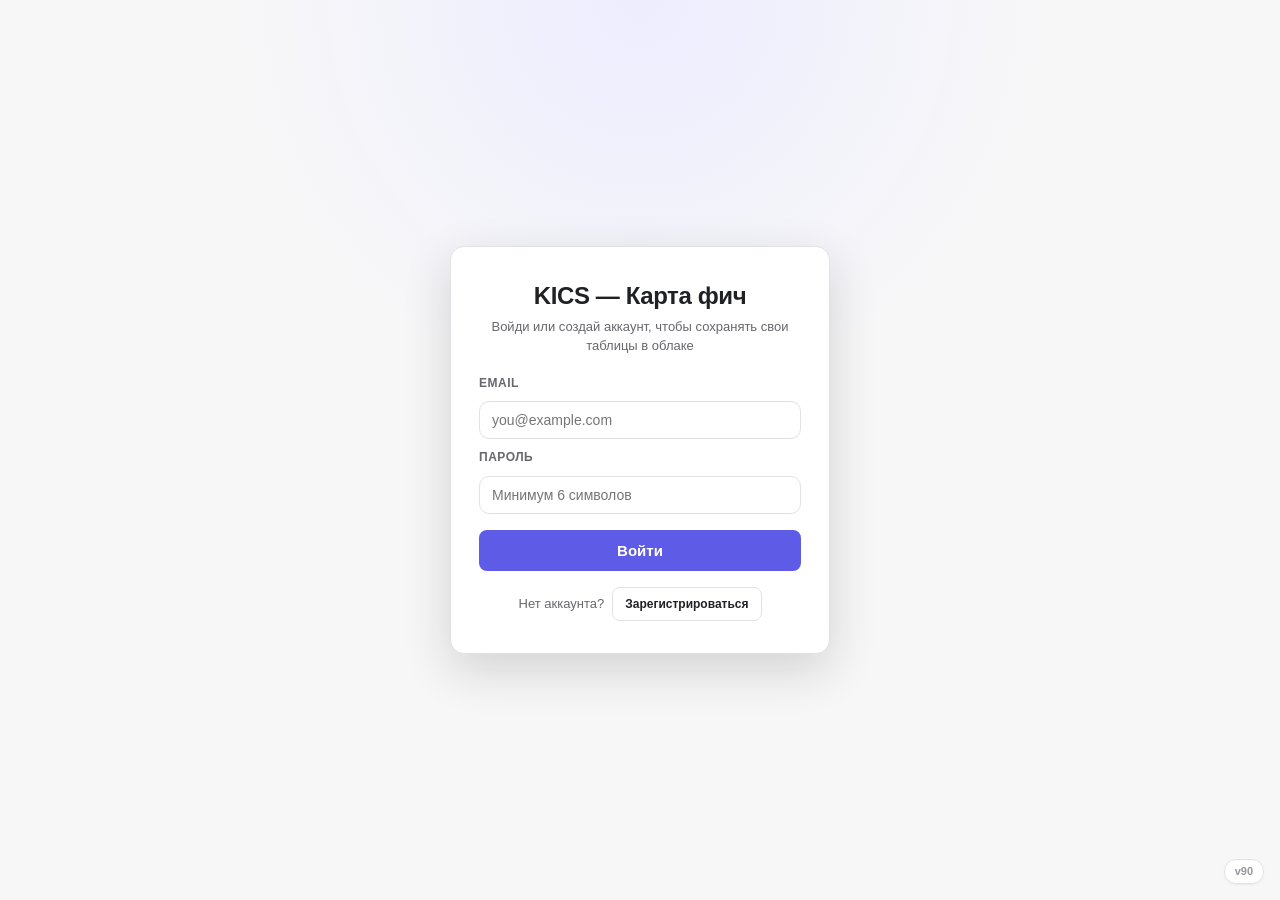
<file: index.html>
﻿<!DOCTYPE html>
<html lang="ru">
<head>
  <meta charset="UTF-8">
  <meta name="viewport" content="width=device-width, initial-scale=1.0">
  <meta http-equiv="Cache-Control" content="no-cache, no-store, must-revalidate">
  <meta http-equiv="Pragma" content="no-cache">
  <meta http-equiv="Expires" content="0">
  <link rel="icon" href="data:image/svg+xml,%3Csvg xmlns='http://www.w3.org/2000/svg' viewBox='0 0 16 16'%3E%3Crect width='16' height='16' rx='3' fill='%230071e3'/%3E%3Ctext x='8' y='12' font-size='10' text-anchor='middle' fill='white'%3EK%3C/text%3E%3C/svg%3E">
  <title>Карта фич ИБ‑продукта</title>
  <link rel="stylesheet" href="styles.css?v=90">
</head>
<body>
  <!-- Supabase JS (v2) — локальная копия, чтобы не грузить с CDN -->
  <script src="supabase.js"></script>
  <script src="config.js"></script>

  <!-- Auth screen -->
  <div id="authScreen" class="auth-screen" style="display:none">
    <div class="auth-card">
      <h1 class="auth-title">KICS — Карта фич</h1>
      <p class="auth-subtitle">Войди или создай аккаунт, чтобы сохранять свои таблицы в облаке</p>
      <form id="authForm" class="auth-form">
        <label>Email</label>
        <input type="email" id="authEmail" name="email" class="auth-input" placeholder="you@example.com" autocomplete="username" required>
        <label>Пароль</label>
        <input type="password" id="authPassword" name="password" class="auth-input" placeholder="Минимум 6 символов" minlength="6" autocomplete="current-password" required>
        <button type="submit" id="authSubmit" class="btn btn-primary auth-submit">Войти</button>
      </form>
      <div class="auth-toggle">
        <span id="authToggleText">Нет аккаунта?</span>
        <button id="authToggleBtn" class="btn btn-secondary btn-sm">Зарегистрироваться</button>
      </div>
      <div id="authError" class="auth-error" style="display:none"></div>
    </div>
  </div>

  <div id="app">
    <!-- Header -->
    <header class="header">
      <div class="header-top">
        <div class="workspace-brand">
          <div class="brand-mark" aria-hidden="true">K</div>
          <div class="workspace-identity">
            <span class="workspace-label">KICS workspace</span>
            <h1 class="title" id="boardTitle" title="Нажми, чтобы переименовать доску">KICS — Карта фич</h1>
          </div>
        </div>

        <div class="map-selector">
          <select id="mapSelect" class="map-select" aria-label="Выбрать таблицу" title="Выбрать таблицу"></select>
          <button id="newMapBtn" class="icon-btn" aria-label="Новая таблица" title="Новая таблица">＋</button>
        </div>

        <div class="view-switcher" role="group" aria-label="Представление">
          <button id="boardViewBtn" class="view-switcher-btn is-active" type="button" aria-pressed="true">Доска</button>
          <button id="mindmapBtn" class="view-switcher-btn" type="button" aria-pressed="false">Майндкарта</button>
        </div>

        <div class="search-wrap">
          <svg class="search-icon" width="16" height="16" viewBox="0 0 24 24" fill="none" stroke="currentColor" stroke-width="2"><circle cx="11" cy="11" r="8"/><path d="m21 21-4.3-4.3"/></svg>
          <input type="text" id="searchInput" class="search-input" placeholder="Поиск…" aria-label="Поиск по карточкам и тегам" autocomplete="off">
          <button id="clearSearch" class="clear-search-btn" style="display:none" aria-label="Очистить поиск" title="Очистить">✕</button>
        </div>

        <div class="header-actions">
          <button id="aiBtn" class="btn btn-secondary mode-btn" title="ИИ-инструменты">✨ ИИ</button>
          <button id="viewToggleBtn" class="btn btn-secondary mode-btn" title="Режим просмотра/редактирования">👁 Просмотр</button>
          <div class="more-actions">
            <button id="moreActionsBtn" class="icon-btn" type="button" aria-label="Дополнительные действия" aria-expanded="false" title="Дополнительные действия">•••</button>
            <div id="moreActionsMenu" class="action-menu" hidden>
              <button id="addColumnBtn" class="action-menu-item" type="button"><span>＋</span>Добавить колонку</button>
              <button id="duplicateMapBtn" class="action-menu-item" type="button"><span>⧉</span>Дублировать таблицу</button>
              <button id="hideNotesBtn" class="action-menu-item" type="button"><span>🙈</span>Скрыть заметки</button>
              <button id="shareBtn" class="action-menu-item" type="button"><span>↗</span>Поделиться</button>
              <div class="action-menu-separator"></div>
              <button id="exportBtn" class="action-menu-item" type="button"><span>↓</span>Экспорт JSON</button>
              <button id="importBtn" class="action-menu-item" type="button"><span>↑</span>Импорт JSON</button>
              <input type="file" id="importFile" accept=".json" hidden>
              <div class="action-menu-separator"></div>
              <div class="action-menu-user">
                <span id="userEmail" class="user-email"></span>
              </div>
              <button id="deleteMapBtn" class="action-menu-item action-menu-danger" type="button"><span>⌫</span>Удалить таблицу</button>
              <button id="logoutBtn" class="action-menu-item" type="button"><span>↪</span>Выйти</button>
            </div>
          </div>
        </div>
      </div>
      <div class="header-toolbar">
        <div class="toolbar-group toolbar-filters">
          <label class="toolbar-label" for="catalogStatus">Статус</label>
          <select id="catalogStatus" class="toolbar-select" aria-label="Статус"><option value="">Все статусы</option></select>
          <label class="toolbar-label" for="catalogHorizon">Горизонт</label>
          <select id="catalogHorizon" class="toolbar-select" aria-label="Горизонт"><option value="">Все горизонты</option></select>
        </div>
        <div class="toolbar-group toolbar-right">
          <button id="catalogRestore" class="btn btn-secondary btn-sm" title="Отменить последнее удаление">↶ Отменить</button>
          <button id="catalogRetry" class="btn btn-secondary btn-sm" title="Сохранить сейчас">Сохранить</button>
          <span id="catalogSave" class="save-status" role="status">Сохранено</span>
        </div>
      </div>

    </header>

    <!-- Строка тегов-фильтров (хаштеги) -->
    <div id="tagFilterBar" class="tag-filter-bar"></div>

    <!-- Main canvas -->
    <div class="main-canvas" id="mainCanvas">
      <div class="columns-container" id="columnsContainer">
        <!-- Column headers + card blocks rendered by JS -->
      </div>
    </div>

  </div>

  <!-- Modal for editing card -->
  <div class="modal-overlay" id="modalOverlay" style="display:none" role="presentation">
    <div class="modal" id="modal" role="dialog" aria-modal="true" aria-labelledby="editCardHeading">
      <div class="modal-header">
        <h3 id="editCardHeading">Редактировать карточку</h3>
        <button class="modal-close" id="modalClose" aria-label="Закрыть">✕</button>
      </div>
      <div class="modal-body">
        <label>Название</label>
        <input type="text" id="modalTitle" class="modal-input" placeholder="Название…">
        <label>Теги (через запятую)</label>
        <input type="text" id="modalTags" class="modal-input" placeholder="MVP, security, v2.0…">
        <section class="description-section">
          <div class="description-heading"><label id="descriptionLabel">Описание</label><button type="button" id="descriptionExpand" class="btn btn-secondary btn-sm">Расширить</button></div>
          <div id="descriptionToolbar" class="description-toolbar" role="toolbar" aria-label="Форматирование описания"></div>
          <div id="descriptionEditor" class="rich-content description-editor" contenteditable="true" role="textbox" aria-multiline="true" aria-labelledby="descriptionLabel" spellcheck="true"></div>
          <textarea id="modalNote" hidden></textarea>
          <input id="descriptionImage" type="file" accept="image/png,image/jpeg,image/gif,image/webp" hidden>
          <div class="description-status"><span id="descriptionCount">0 символов</span><span>Ctrl+Enter — сохранить · Shift+Tab — выйти из поля</span></div>
        </section>
        <label>Цвет карточки</label>
        <select id="modalColor" class="modal-select">
          <option value="none">Без цвета</option>
          <option value="green">Зелёный</option>
          <option value="orange">Оранжевый</option>
          <option value="red">Красный</option>
          <option value="blue">Голубой</option>
        </select>
        <label>Статус</label>
        <select id="modalStatus" class="modal-select">
          <option value="none">Не начато</option>
          <option value="planned">Запланировано</option>
          <option value="wip">В работе</option>
          <option value="done">Реализовано</option>
        </select>
        <label>Срок / Квартал</label>
        <div class="quarter-picker" id="modalQuarterPicker">
          <select id="modalQuarter" class="modal-select quarter-select">
            <option value="">—</option>
            <option value="Q1">Q1</option>
            <option value="Q2">Q2</option>
            <option value="Q3">Q3</option>
            <option value="Q4">Q4</option>
            <option value="Next">Next</option>
            <option value="Now">Now</option>
            <option value="Later">Later</option>
          </select>
          <select id="modalYear" class="modal-select year-select">
            <option value="">—</option>
          </select>
        </div>
      </div>
      <div class="modal-footer">
        <button id="modalDelete" class="btn btn-danger">🗑 Удалить</button>
        <button id="modalSave" class="btn btn-primary">Сохранить</button>
      </div>
    </div>
  </div>

  <!-- Share modal -->
  <div class="modal-overlay" id="shareOverlay" style="display:none" role="presentation">
    <div class="modal" role="dialog" aria-modal="true" aria-labelledby="shareHeading">
      <div class="modal-header">
        <h3 id="shareHeading">Поделиться таблицей</h3>
        <button class="modal-close" id="shareClose" aria-label="Закрыть">✕</button>
      </div>
      <div class="modal-body">
        <p class="share-hint">Любой, у кого есть эта ссылка, откроет таблицу в режиме просмотра.</p>
        <label>Ссылка для просмотра</label>
        <div class="share-link-row">
          <input type="text" id="shareLink" class="modal-input" readonly placeholder="Нажми «Сгенерировать ссылку»">
          <button id="shareCopyBtn" class="btn btn-secondary">Копировать</button>
        </div>
        <button id="shareGenerateBtn" class="btn btn-primary">Сгенерировать ссылку</button>
      </div>
      <div class="modal-footer">
        <button id="shareDone" class="btn btn-primary">Готово</button>
      </div>
    </div>
  </div>

  <!-- Модалка просмотра карточки (read-only) -->
  <div class="modal-overlay" id="cardViewOverlay" style="display:none" role="presentation">
    <div class="modal modal-wide" id="cardViewModal" role="dialog" aria-modal="true" aria-labelledby="cardViewTitle">
      <div class="modal-header">
        <h3 id="cardViewTitle"></h3>
        <button class="modal-close" id="cardViewClose" aria-label="Закрыть">✕</button>
      </div>
      <div class="modal-body" id="cardViewBody"></div>
    </div>
  </div>

  <!-- Miro-подобное представление дерева -->
  <div id="mindmapOverlay" class="mindmap-overlay" style="display:none">
    <div class="mindmap-toolbar">
      <div class="mindmap-toolbar-title">
        <span class="mindmap-toolbar-icon">🧠</span>
        <span id="mindmapTitle">Майндкарта</span>
      </div>
      <div class="mindmap-toolbar-actions">
        <button id="mindmapZoomOut" class="mindmap-tool-btn" title="Уменьшить">−</button>
        <span id="mindmapZoomLabel" class="mindmap-zoom-label">100%</span>
        <button id="mindmapZoomIn" class="mindmap-tool-btn" title="Увеличить">＋</button>
        <button id="mindmapFit" class="mindmap-tool-btn" title="Показать всё дерево">⤢</button>
        <button id="mindmapCenter" class="mindmap-tool-btn" title="Вернуться к центру">◎</button>
        <div class="view-switcher mindmap-switcher" role="group" aria-label="Представление">
          <button id="mindmapBoardBtn" class="view-switcher-btn" type="button" aria-pressed="false">Доска</button>
          <button id="mindmapActiveBtn" class="view-switcher-btn is-active" type="button" aria-pressed="true">Майндкарта</button>
        </div>
      </div>
    </div>
    <div id="mindmapCanvas" class="mindmap-canvas">
      <div class="mindmap-grid"></div>
      <div id="mindmapWorld" class="mindmap-world">
        <svg id="mindmapEdges" class="mindmap-edges" aria-hidden="true"></svg>
        <div id="mindmapNodes" class="mindmap-nodes"></div>
      </div>
      <div class="mindmap-help">Колесо — масштаб · Перетаскивание — перемещение · Клик — просмотр · Двойной клик — редактирование</div>
    </div>
  </div>

  <!-- Версия приложения — всегда видна в правом нижнем углу -->
  <div id="versionBadge" class="version-fixed" title="Версия приложения"></div>

  <div id="toastRegion" class="toast-region" aria-live="polite" aria-atomic="true"></div>

  <script src="model.js?v=17"></script>
  <script src="ui.js?v=17"></script>
  <script src="app.js?v=90"></script>
<script src="catalog.js?v=77"></script>
<script src="ai.js?v=90"></script>
<script src="mindmap-core.js?v=84"></script>
<script src="mindmap-editor.js?v=88"></script>
<script src="board-drag.js?v=87"></script>
<script src="rich-description.js?v=90"></script></body>
</html>
</file>
<file: styles.css>
/* ==========================================
   KICS Feature Map — Linear / Notion system
   ========================================== */

:root {
  --bg: #f7f7f8;
  --surface: #ffffff;
  --surface-raised: #ffffff;
  --surface-hover: #f2f2f3;
  --border: #e2e2e5;
  --border-strong: #cfcfd4;
  --text: #202124;
  --text-secondary: #67676c;
  --text-tertiary: #98989f;
  --accent: #5e5ce6;
  --accent-hover: #4d4bc4;
  --accent-light: #efefff;
  --green: #258a4b;
  --green-bg: #eaf7ee;
  --blue: #3276c3;
  --blue-bg: #eaf2fb;
  --amber: #a86612;
  --amber-bg: #fbf2e4;
  --red: #c83c3c;
  --red-light: #fcecec;
  --shadow-sm: 0 1px 2px rgba(24,24,27,0.05);
  --shadow-md: 0 5px 16px rgba(24,24,27,0.09);
  --shadow-lg: 0 16px 48px rgba(24,24,27,0.16);
  --radius-sm: 6px;
  --radius: 8px;
  --radius-lg: 12px;
  --transition: 0.16s ease;
}

* { margin:0; padding:0; box-sizing:border-box; }

body {
  font-family: Inter, ui-sans-serif, -apple-system, BlinkMacSystemFont, "Segoe UI", sans-serif;
  background: var(--bg);
  color: var(--text);
  line-height: 1.4;
  overflow: hidden;
  height: 100vh;
}

#app { display:flex; flex-direction:column; height:100vh; }

/* ---- Workspace header ---- */
.header {
  background: rgba(255,255,255,0.96);
  backdrop-filter: blur(14px);
  -webkit-backdrop-filter: blur(14px);
  border-bottom: 1px solid var(--border);
  padding: 0 18px;
  z-index: 100;
  flex-shrink: 0;
}
.header-top { min-height:58px; display:flex; align-items:center; padding:8px 0; gap:14px; }
.workspace-brand { display:flex; align-items:center; gap:10px; min-width:0; }
.brand-mark { width:30px; height:30px; flex:0 0 30px; display:grid; place-items:center; border-radius:8px; background:#202124; color:#fff; font-size:13px; font-weight:750; letter-spacing:-.02em; }
.workspace-identity { min-width:0; display:flex; flex-direction:column; gap:1px; }
.workspace-label { color:var(--text-tertiary); font-size:10px; font-weight:650; letter-spacing:.04em; text-transform:uppercase; }
.title { max-width:260px; overflow:hidden; text-overflow:ellipsis; font-size:14px; line-height:1.2; font-weight:650; letter-spacing:-.01em; white-space:nowrap; }
.header-actions { display:flex; align-items:center; gap:8px; min-width:0; margin-left:auto; }

/* ---- Селектор таблиц ---- */
.map-selector { display:flex; align-items:center; gap:4px; min-width:0; }
.map-select {
  font-family: inherit;
  font-size: 13px;
  font-weight: 550;
  height:34px;
  padding: 0 30px 0 10px;
  border: 1px solid var(--border);
  border-radius: var(--radius);
  background: var(--surface);
  color: var(--text);
  cursor: pointer;
  outline: none;
  max-width: 190px;
  transition: all var(--transition);
}
.map-select:focus { border-color: var(--accent); box-shadow: 0 0 0 2px var(--accent-light); }
.icon-btn {
  width:34px; height:34px; flex:0 0 34px; display:inline-grid; place-items:center;
  border:1px solid var(--border); border-radius:var(--radius); background:var(--surface);
  color:var(--text-secondary); font:600 14px/1 inherit; cursor:pointer; transition:var(--transition);
}
.icon-btn:hover { background:var(--surface-hover); color:var(--text); border-color:var(--border-strong); }
.icon-btn:focus-visible, .btn:focus-visible, .view-switcher-btn:focus-visible, .action-menu-item:focus-visible { outline:2px solid var(--accent); outline-offset:2px; }
.view-switcher { display:flex; gap:2px; padding:3px; border:1px solid var(--border); border-radius:9px; background:#f4f4f5; }
.view-switcher-btn { height:27px; padding:0 10px; border:0; border-radius:6px; background:transparent; color:var(--text-secondary); font:550 12px/1 inherit; cursor:pointer; transition:var(--transition); }
.view-switcher-btn:hover { color:var(--text); }
.view-switcher-btn.is-active { background:#fff; color:var(--text); box-shadow:0 1px 2px rgba(0,0,0,.08); }
.map-selector-btn {
  background: var(--surface);
  border: 1px solid var(--border);
  cursor: pointer;
  width: 32px;
  height: 32px;
  border-radius: 10px;
  font-size: 16px;
  display: flex;
  align-items: center;
  justify-content: center;
  color: var(--text-secondary);
  transition: all var(--transition);
  flex-shrink: 0;
}
.map-selector-btn:hover { background: var(--accent-light); color: var(--accent); border-color: var(--accent); }
.map-selector-btn.danger:hover { background: var(--red-light); color: var(--red); border-color: var(--red); }

.search-wrap { position:relative; width:min(260px, 24vw); }
.search-icon { position:absolute; left:12px; top:50%; transform:translateY(-50%); color:var(--text-tertiary); pointer-events:none; }
.search-input { width:100%; height:34px; padding:0 34px; border:1px solid var(--border); border-radius:var(--radius); font-size:13px; font-family:inherit; background:#f7f7f8; color:var(--text); outline:none; transition:all var(--transition); }
.search-input:focus { background:#fff; border-color:var(--accent); box-shadow:0 0 0 2px var(--accent-light); }
.clear-search-btn { position:absolute; right:8px; top:50%; transform:translateY(-50%); background:none; border:none; cursor:pointer; color:var(--text-tertiary); font-size:14px; padding:2px 6px; border-radius:50%; transition:all var(--transition); }
.clear-search-btn:hover { color:var(--text); background:var(--bg); }

.btn { min-height:34px; font-family:inherit; font-size:13px; font-weight:550; padding:7px 12px; border:none; border-radius:var(--radius); cursor:pointer; transition:all var(--transition); white-space:nowrap; }
.btn-secondary { background:var(--surface); border:1px solid var(--border); color:var(--text); }
.btn-secondary:hover { background:var(--bg); border-color:var(--text-tertiary); }
.btn-primary { background:var(--accent); color:#fff; }
.btn-primary:hover { background:var(--accent-hover); }
.btn-danger { background:transparent; color:var(--red); }
.btn-danger:hover { background:var(--red-light); }
.btn-danger-solid { background:var(--red); color:#fff; }
.btn-danger-solid:hover { background:#a92f2f; }
.more-actions { position:relative; }
.action-menu { position:absolute; right:0; top:calc(100% + 7px); z-index:500; width:224px; padding:6px; border:1px solid var(--border); border-radius:10px; background:var(--surface-raised); box-shadow:var(--shadow-lg); }
.action-menu[hidden] { display:none; }
.action-menu-item { width:100%; min-height:34px; display:flex; align-items:center; gap:10px; padding:7px 9px; border:0; border-radius:6px; background:transparent; color:var(--text); font:500 13px/1.25 inherit; text-align:left; cursor:pointer; }
.action-menu-item > span { width:16px; color:var(--text-tertiary); text-align:center; }
.action-menu-item:hover { background:var(--surface-hover); }
.action-menu-danger { color:var(--red); }
.action-menu-danger > span { color:var(--red); }
.action-menu-separator { height:1px; margin:5px 3px; background:var(--border); }
.action-menu-user { padding:6px 9px 5px; overflow:hidden; }

.user-chip {
  display: flex;
  align-items: center;
  gap: 10px;
  padding-left: 10px;
  border-left: 1px solid var(--border);
}
.user-info {
  display: flex;
  flex-direction: column;
  align-items: flex-end;
  gap: 2px;
}
.user-email {
  font-size: 13px;
  color: var(--text-secondary);
  max-width: 180px;
  overflow: hidden;
  text-overflow: ellipsis;
  white-space: nowrap;
}
.version-badge {
  font-size: 10px;
  font-weight: 600;
  color: var(--text-tertiary);
  background: #f2f2f7;
  padding: 1px 7px;
  border-radius: 8px;
  white-space: nowrap;
}
/* Версия — фиксированный бейдж в правом нижнем углу */
.version-fixed {
  position: fixed;
  right: 16px;
  bottom: 16px;
  z-index: 4000;
  font-size: 11px;
  font-weight: 600;
  color: var(--text-tertiary);
  background: rgba(255,255,255,0.9);
  border: 1px solid var(--border);
  padding: 4px 10px;
  border-radius: 12px;
  box-shadow: var(--shadow-sm);
  backdrop-filter: blur(6px);
  -webkit-backdrop-filter: blur(6px);
  pointer-events: none;
}

/* Share modal helpers */
.share-hint {
  font-size: 12px;
  color: var(--text-secondary);
  margin-bottom: 8px;
}
.share-divider {
  border: none;
  border-top: 1px solid var(--border);
  margin: 4px 0;
}
.share-link-row {
  display: flex;
  gap: 8px;
  align-items: center;
}
.share-link-row .modal-input {
  flex: 1;
  min-width: 0;
}

.share-list-title {
  font-size: 13px;
  font-weight: 600;
  color: var(--text-secondary);
}
.share-list {
  display: flex;
  flex-direction: column;
  gap: 6px;
}
.share-item {
  display: flex;
  align-items: center;
  justify-content: space-between;
  padding: 8px 10px;
  border: 1px solid var(--border);
  border-radius: 10px;
  font-size: 13px;
}
.share-item-email {
  overflow: hidden;
  text-overflow: ellipsis;
  white-space: nowrap;
}
.share-item-role {
  font-size: 11px;
  color: var(--text-secondary);
  font-weight: 600;
}
.share-item-remove {
  background: none;
  border: none;
  cursor: pointer;
  color: var(--red);
  font-size: 14px;
  padding: 2px 4px;
  border-radius: 4px;
}
.share-item-remove:hover {
  background: var(--red-light);
}

/* ---- Auth screen ---- */
.auth-screen {
  position: fixed;
  inset: 0;
  background:radial-gradient(circle at 50% 0%, #ededff 0, transparent 36%), var(--bg);
  z-index: 1000;
  display: flex;
  align-items: center;
  justify-content: center;
  padding: 24px;
}
.auth-card {
  background: var(--surface);
  border: 1px solid var(--border);
  border-radius: 14px;
  box-shadow: var(--shadow-lg);
  width: 380px;
  max-width: 92vw;
  padding: 32px 28px;
}
.auth-title {
  font-size: 24px;
  font-weight: 700;
  letter-spacing: -0.4px;
  text-align: center;
}
.auth-subtitle {
  font-size: 13px;
  color: var(--text-secondary);
  text-align: center;
  margin-top: 6px;
  margin-bottom: 20px;
  line-height: 1.4;
}
.auth-form {
  display: flex;
  flex-direction: column;
  gap: 10px;
}
.auth-form label {
  font-size: 12px;
  font-weight: 600;
  color: var(--text-secondary);
  text-transform: uppercase;
  letter-spacing: 0.5px;
}
.auth-input {
  font-family: inherit;
  font-size: 14px;
  padding: 10px 12px;
  border: 1px solid var(--border);
  border-radius: 10px;
  outline: none;
  background: var(--surface);
  color: var(--text);
  transition: all var(--transition);
}
.auth-input:focus {
  border-color: var(--accent);
  box-shadow: 0 0 0 3px var(--accent-light);
}
.auth-submit {
  margin-top: 6px;
  padding: 12px;
  font-size: 15px;
}
.auth-toggle {
  display: flex;
  align-items: center;
  justify-content: center;
  gap: 8px;
  margin-top: 16px;
  font-size: 13px;
  color: var(--text-secondary);
}
.btn-sm {
  padding: 6px 12px;
  font-size: 12px;
}
.auth-error {
  margin-top: 14px;
  padding: 10px 12px;
  background: var(--red-light);
  color: var(--red);
  border-radius: 10px;
  font-size: 13px;
  text-align: center;
}

/* ---- Строка хаштегов-фильтров ---- */
.tag-filter-bar {
  display: flex;
  flex-wrap: wrap;
  gap: 6px;
  min-height:43px;
  padding: 7px 24px;
  border-bottom: 1px solid var(--border);
  background: var(--surface);
  flex-shrink: 0;
  align-items: center;
}
.filter-hash {
  font-size: 12px;
  font-weight: 600;
  padding: 3px 9px;
  border:1px solid transparent;
  border-radius: 6px;
  cursor: pointer;
  background: var(--accent-light);
  color: var(--accent);
  transition: all var(--transition);
  user-select: none;
  white-space: nowrap;
}
.filter-hash:hover { background:#e5e5ff; color:var(--accent-hover); }
.filter-hash.active {
  background: var(--accent);
  color: #fff;
}
.filter-hash.filter-clear {
  background: var(--red-light);
  color: var(--red);
}
.filter-hash.filter-clear:hover {
  background: var(--red);
  color: #fff;
}
.filter-hash.filter-add {
  background: transparent;
  border: 1px dashed var(--border);
  color: var(--text-secondary);
}
.filter-hash.filter-add:hover {
  border-color: var(--accent);
  color: var(--accent);
  background: transparent;
}

/* ---- Main canvas ---- */
.main-canvas { flex:1; overflow:auto; position:relative; padding:16px 20px 60px; background:var(--bg); }
.columns-container { display:flex; flex-direction:column; min-width:max-content; position:relative; z-index:1; }

/* ---- Column headers row ---- */
.columns-headers { display:flex; flex-direction:row; gap:16px; padding:0 10px 7px; height:38px; background:var(--bg); }
.column-header { flex:0 0 var(--col-w, 260px); width:var(--col-w, 260px); height:30px; line-height:30px; font-size:11px; font-weight:650; text-transform:uppercase; letter-spacing:0.055em; color:var(--text-secondary); padding:0 9px; border-bottom:1px solid var(--border-strong); display:flex; align-items:center; justify-content:space-between; background:var(--bg); }
.column-header span { white-space:nowrap; overflow:hidden; text-overflow:ellipsis; max-width:100%; }
.column-header-actions { display:flex; gap:4px; }
.column-header-btn { background:none; border:none; cursor:pointer; color:var(--text-tertiary); font-size:15px; padding:4px 6px; border-radius:6px; transition:all var(--transition); line-height:1; }
.column-header-btn:hover { color:var(--accent); background:var(--accent-light); }

/* Название доски — клик для редактирования */
.title[contenteditable="true"] { outline:none; border-bottom:1px dashed var(--accent); cursor:text; min-width:200px; }
.title:hover { cursor:pointer; }

/* Название колонки — клик для редактирования */
.column-header span[contenteditable="true"] { outline:none; border-bottom:1px dashed var(--accent); cursor:text; }
.column-header span:hover { cursor:pointer; }

/* ---- Content area ---- */
.column--content { display:flex; flex-direction:column; gap:10px; padding:4px 10px 0; }

.card-block { display:flex; flex-direction:row; align-items:stretch; gap:8px; }
.card-block > .card { flex-shrink:0; width:var(--col-w, 260px); align-self:stretch; }
.card-block > .comment-cell { flex-shrink:0; width:var(--col-w, 260px); align-self:stretch; }
.card-block > .note-spacer { flex-shrink:0; width:var(--col-w, 260px); align-self:stretch; }
.sub-column { display:flex; flex-direction:column; gap:10px; flex:1; padding-left:8px; }
.sub-column > .card-block { flex:1; }
.sub-column > .empty-slot { flex:1; display:flex; align-items:center; justify-content:center; pointer-events:none; user-select:none; }

/* ---- Card ---- */
.card { --card-marker:transparent; background:var(--surface); border:1px solid var(--border); border-left:3px solid var(--card-marker); border-radius:var(--radius); padding:9px 10px; cursor:pointer; transition:border-color var(--transition), box-shadow var(--transition), background var(--transition); box-shadow:var(--shadow-sm); position:relative; min-height:50px; display:flex; flex-direction:column; gap:5px; overflow:hidden; }
.card-green { --card-marker:#58a66d; background:#fbfefc; }
.card-orange { --card-marker:#d79a48; background:#fffcf8; }
.card-red { --card-marker:#d16a6a; background:#fffafa; }
.card-blue { --card-marker:#6395ce; background:#fafcff; }
.card:hover { box-shadow:0 3px 10px rgba(24,24,27,.08); border-color:var(--border-strong); }
.card:active { background:var(--surface-hover); }
.card-title { font-size:13px; font-weight:600; line-height:1.35; color:var(--text); word-break:break-word; overflow-wrap:anywhere; padding-right:0; }
.card.view-mode .card-title { padding-right:0; }
.card-meta { display:flex; align-items:center; gap:6px; flex-wrap:wrap; }

.status-badge { display:inline-flex; align-items:center; gap:4px; font-size:10px; font-weight:600; padding:2px 6px; border-radius:5px; white-space:nowrap; }
.status-done { background:var(--green-bg); color:var(--green); }
.status-wip { background:var(--blue-bg); color:var(--blue); }
.status-planned { background:var(--amber-bg); color:var(--amber); }
.status-none { background:#f2f2f7; color:var(--text-tertiary); }
.status-dot { width:6px; height:6px; border-radius:50%; display:inline-block; }
.status-dot-done { background:var(--green); }
.status-dot-wip { background:var(--blue); }
.status-dot-planned { background:var(--amber); }
.status-dot-none { background:var(--text-tertiary); }

.card-tags { display:flex; gap:4px; flex-wrap:wrap; }
.card-tag { font-size:10px; font-weight:550; padding:1px 6px; border-radius:5px; background:#f0f0f2; color:var(--text-secondary); white-space:nowrap; }
.card-hint { font-size:11px; color:var(--text-tertiary); white-space:pre-wrap; word-break:break-word; overflow-wrap:anywhere; min-width:0; overflow:hidden; display:-webkit-box; -webkit-line-clamp:3; -webkit-box-orient:vertical; max-height:4.4em; }
.card.view-mode .card-hint { display:block; -webkit-line-clamp:unset; overflow-y:auto; max-height:120px; }
.card.view-mode .card-hint.no-overflow { overflow-y:hidden; }

.card-actions { position:absolute; top:5px; right:5px; display:flex; gap:2px; opacity:0; transition:opacity var(--transition); z-index:3; }
.card:hover .card-actions { opacity:1; }

/* Кликабельные чипы статуса/срока */
.clickable-chip { cursor:pointer; user-select:none; white-space:nowrap; }
.clickable-chip:hover { filter:brightness(0.96); box-shadow:0 0 0 2px var(--accent-light); }

.due-chip {
  font-size:11px;
  font-weight:600;
  color:var(--text-secondary);
  padding:2px 8px;
  border-radius:5px;
  background:#f0f0f2;
  white-space:nowrap;
}

/* Кастомный выпадающий список */
.select-menu {
  position: fixed;
  z-index: 4000;
  background: var(--surface);
  border: 1px solid var(--border);
  border-radius: 9px;
  box-shadow: var(--shadow-lg);
  padding: 4px;
  display: flex;
  flex-direction: column;
  gap: 2px;
}
.select-menu-item {
  font-size: 13px;
  padding: 7px 12px;
  border-radius: 8px;
  cursor: pointer;
  color: var(--text);
  white-space: nowrap;
}
.select-menu-item:hover { background: var(--accent-light); color: var(--accent); }

/* Теги — кликабельные, при наведении подсвечиваются */
.card-tag { cursor: pointer; }
.card-tag:hover { background: var(--accent); color: #fff; }

/* Мини-окно редактирования тега */
.tag-editor {
  position: fixed;
  z-index: 3500;
  background: var(--surface);
  border: 1px solid var(--border);
  border-radius: var(--radius);
  box-shadow: var(--shadow-lg);
  padding: 12px;
  min-width: 180px;
  max-width: 260px;
}
.tag-editor-head {
  font-size: 12px;
  font-weight: 700;
  color: var(--text-secondary);
  margin-bottom: 8px;
}
.tag-editor-list {
  display: flex;
  flex-direction: column;
  gap: 2px;
  max-height: 180px;
  overflow-y: auto;
  margin-bottom: 8px;
}
.tag-editor-item {
  font-size: 13px;
  padding: 6px 8px;
  border-radius: 8px;
  cursor: pointer;
  color: var(--accent);
}
.tag-editor-item:hover { background: var(--accent-light); }
.tag-editor-empty {
  font-size: 12px;
  color: var(--text-tertiary);
  padding: 6px 8px;
}
.tag-editor-del {
  width: 100%;
  font-family: inherit;
  font-size: 12px;
  font-weight: 600;
  padding: 7px;
  border: none;
  border-radius: 8px;
  cursor: pointer;
  background: var(--red-light);
  color: var(--red);
  transition: all var(--transition);
}
.tag-editor-del:hover { background: var(--red); color: #fff; }
.card-action-btn { background:rgba(255,255,255,.94); border:1px solid var(--border); cursor:pointer; width:22px; height:22px; border-radius:5px; display:flex; align-items:center; justify-content:center; font-size:13px; color:var(--text-secondary); transition:all var(--transition); }
.card-action-btn:hover { background:var(--accent); color:#fff; border-color:var(--accent); }
.card-action-btn.danger:hover { background:var(--red); color:#fff; border-color:var(--red); }

.empty-slot { border:1px dashed var(--border); border-radius:var(--radius); padding:14px; text-align:center; color:var(--text-tertiary); font-size:12px; min-height:50px; display:flex; align-items:center; justify-content:center; }

/* Ячейка комментария */
.comment-cell {
  border-radius: var(--radius);
  padding: 9px 10px;
  min-height: 60px;
  display: flex;
  align-items: center;
  font-size: 13px;
  transition: all var(--transition);
  overflow: hidden;
}
.comment-cell.comment-filled {
  align-items: flex-start;
  overflow-y: auto;
}
.comment-text {
  width: 100%;
  white-space: pre-wrap;
  word-break: break-word;
  overflow-wrap: anywhere;
  max-height: 88px;
  overflow-y: auto;
}
.comment-cell.comment-empty {
  border: 1px dashed var(--border);
  color: var(--text-tertiary);
  cursor: pointer;
  justify-content: center;
  background: transparent;
}
.comment-cell.comment-empty:hover {
  border-color: var(--accent);
  color: var(--accent);
  background: var(--accent-light);
}
.comment-cell.comment-filled {
  background: var(--surface);
  border: 1px solid var(--border);
  color: var(--text);
  cursor: pointer;
  align-items: flex-start;
  white-space: pre-wrap;
  word-break: break-word;
  overflow-wrap: anywhere;
}
.comment-cell.comment-filled:hover {
  border-color: var(--accent);
  box-shadow: var(--shadow-sm);
}
.comment-text {
  width: 100%;
  white-space: pre-wrap;
  word-break: break-word;
  overflow-wrap: anywhere;
}

/* ---- Выпадающий список тегов в модалке ---- */
.tag-autocomplete {
  position: fixed;
  z-index: 250;
  background: var(--surface);
  border: 1px solid var(--border);
  border-radius: 10px;
  box-shadow: var(--shadow-md);
  max-height: 160px;
  overflow-y: auto;
  padding: 4px;
}
.tag-autocomplete-item {
  font-size: 13px;
  padding: 7px 10px;
  border-radius: 8px;
  cursor: pointer;
  color: var(--accent);
}
.tag-autocomplete-item:hover {
  background: var(--accent-light);
}

/* ---- Quarter picker ---- */
.quarter-picker { display:flex; gap:8px; }
.quarter-select, .year-select { flex:1; }

/* ---- Modal ---- */
.modal-overlay { position:fixed; inset:0; background:rgba(24,24,27,0.36); z-index:200; display:flex; align-items:center; justify-content:center; padding:20px; backdrop-filter:blur(3px); -webkit-backdrop-filter:blur(3px); }
.modal { background:var(--surface); border:1px solid rgba(255,255,255,.7); border-radius:var(--radius-lg); box-shadow:var(--shadow-lg); width:460px; max-width:100%; max-height:calc(100vh - 40px); overflow-y:auto; animation:modalIn 0.16s ease; }
.modal-wide { width:680px; }
#modal { width:min(1240px,96vw); max-width:96vw; min-width:min(480px,96vw); min-height:420px; max-height:94vh; display:flex; flex-direction:column; overflow:hidden; resize:both; }
#modal .modal-body { overflow:auto; min-height:0; display:grid; grid-template-columns:170px minmax(0,1fr); align-items:center; }
#modal .modal-header,#modal .modal-footer { flex-shrink:0; }
#modal .modal-footer { background:var(--surface); border-top:1px solid var(--border); }
#modal.description-expanded { width:98vw; height:96vh; max-height:96vh; }
.description-section { grid-column:1/-1; min-width:0; margin:8px 0 14px; }
.existing-tag-choices { grid-column:2; display:flex; flex-wrap:wrap; gap:6px; margin-top:10px; margin-bottom:8px; max-height:120px; overflow:auto; }
#modalColor,#modalStatus { width:220px; max-width:100%; justify-self:start; }
#modalQuarterPicker { width:300px; max-width:100%; justify-self:start; }
.existing-tag-choices button { cursor:pointer; border:1px solid #b9cbe4; padding:5px 9px; }
.existing-tag-choices button:disabled { opacity:.45; cursor:default; }
.description-heading,.description-status { display:flex; align-items:center; justify-content:space-between; gap:12px; margin:7px 0; }
.description-status { color:var(--text-secondary); font-size:11px; }
.description-toolbar { display:flex; flex-wrap:wrap; gap:4px; padding:8px; border:1px solid var(--border); border-bottom:0; background:#f5f7fa; border-radius:8px 8px 0 0; position:sticky; top:-18px; z-index:2; }
.description-toolbar button,.description-toolbar select { font:inherit; font-size:12px; color:#273448; background:#fff; border:1px solid #cbd3de; padding:6px 8px; border-radius:5px; cursor:pointer; }
.description-toolbar button:hover { background:#e4efff; }
.description-editor { min-height:380px; max-height:65vh; overflow:auto; resize:vertical; padding:20px; border:1px solid var(--border); border-radius:0 0 8px 8px; background:var(--surface); outline:none; }
.description-editor:focus { border-color:var(--accent); box-shadow:0 0 0 2px var(--accent-light); }
.rich-content { white-space:pre-wrap; tab-size:4; overflow-wrap:anywhere; font-size:14px; line-height:1.65; user-select:text; }
.rich-content p,.rich-content div { margin:0 0 .6em; }
.rich-content ul,.rich-content ol { padding-left:2em; margin:.5em 0; }
.rich-content ul { list-style:disc; } .rich-content ol { list-style:decimal; }
.rich-content img { max-width:100%; height:auto; display:inline-block; }
.rich-content table { border-collapse:collapse; max-width:100%; display:block; overflow:auto; white-space:pre-wrap; margin:12px 0; }
.rich-content td,.rich-content th { border:1px solid #bbc6d4; padding:8px 12px; min-width:80px; }
.rich-content th { background:#edf2f8; }
.rich-content pre { white-space:pre-wrap; background:#eef1f5; padding:12px; font-family:monospace; }
.rich-content blockquote { border-left:3px solid #8ba8d0; padding-left:16px; margin:10px 0; }
.rich-content a { color:var(--accent); text-decoration:underline; }
.rich-content h2 { font-size:22px; } .rich-content h3 { font-size:18px; }
#cardViewModal { width:min(1100px,96vw); }
@media(max-width:650px) { #modalOverlay { padding:6px; } #modal .modal-body { display:flex; align-items:stretch; padding:12px; } .description-editor { min-height:320px; padding:12px; } .description-status { flex-wrap:wrap; } }
.modal-wide .modal-body { font-size: 14px; }
@keyframes modalIn { from { opacity:0; transform:scale(.985) translateY(6px); } to { opacity:1; transform:none; } }
.modal-header { display:flex; align-items:center; justify-content:space-between; padding:18px 20px 0; }
.modal-header h3 { font-size:16px; font-weight:650; letter-spacing:-.01em; }
.modal-close { background:transparent; border:none; width:30px; height:30px; border-radius:6px; cursor:pointer; font-size:14px; color:var(--text-secondary); display:flex; align-items:center; justify-content:center; transition:all var(--transition); }
.modal-close:hover { background:#e5e5ea; color:var(--text); }
.modal-body { padding:18px 20px; display:flex; flex-direction:column; gap:10px; }
.modal-body label { font-size:11px; font-weight:600; color:var(--text-secondary); }
.modal-input, .modal-textarea, .modal-select { font-family:inherit; font-size:13px; padding:9px 10px; border:1px solid var(--border); border-radius:7px; outline:none; background:var(--surface); color:var(--text); transition:all var(--transition); resize:vertical; }
.modal-input:focus, .modal-textarea:focus, .modal-select:focus { border-color:var(--accent); box-shadow:0 0 0 2px var(--accent-light); }
.modal-footer { position:sticky; bottom:0; padding:12px 20px 16px; display:flex; justify-content:space-between; gap:8px; background:linear-gradient(transparent, var(--surface) 20%); }
.modal-footer-actions { display:flex; gap:8px; }
.card-view-meta { display:flex; flex-wrap:wrap; gap:8px; margin-bottom:12px; }
.card-view-tags { display:flex; flex-wrap:wrap; gap:6px; margin-bottom:12px; }
.card-view-note { color:var(--text); font-size:14px; line-height:1.65; }
.card-view-note a { color:var(--accent); text-decoration:none; border-bottom:1px solid currentColor; }
.card-view-note a:hover { color:var(--accent-hover); }

mark { background:#ffeb3b; color:#1d1d1f; border-radius:2px; padding:0 1px; }

/* ---- Empty state ---- */
.board-empty { min-height:300px; display:flex; align-items:center; justify-content:center; }
.board-empty-card { width:min(420px, 100%); padding:30px; text-align:center; border:1px solid var(--border); border-radius:12px; background:var(--surface); box-shadow:var(--shadow-sm); }
.board-empty-icon { width:40px; height:40px; margin:0 auto 12px; display:grid; place-items:center; border-radius:10px; background:var(--accent-light); color:var(--accent); font-size:20px; }
.board-empty-title { margin-bottom:5px; font-size:15px; font-weight:650; }
.board-empty-text { margin-bottom:16px; color:var(--text-secondary); font-size:13px; }

/* ---- Toasts ---- */
.toast-region { position:fixed; right:18px; bottom:18px; z-index:5000; display:flex; flex-direction:column; align-items:flex-end; gap:8px; pointer-events:none; }
.toast { min-width:280px; max-width:min(420px, calc(100vw - 32px)); display:grid; grid-template-columns:22px 1fr 24px; align-items:center; gap:9px; padding:10px 10px 10px 12px; border:1px solid var(--border); border-radius:9px; background:rgba(255,255,255,.97); box-shadow:var(--shadow-md); color:var(--text); font-size:13px; opacity:0; transform:translateY(8px); transition:opacity .18s ease, transform .18s ease; pointer-events:auto; }
.toast.is-visible { opacity:1; transform:none; }
.toast-icon { width:20px; height:20px; display:grid; place-items:center; border-radius:50%; background:var(--accent-light); color:var(--accent); font-size:11px; font-weight:750; }
.toast-success .toast-icon { background:var(--green-bg); color:var(--green); }
.toast-error .toast-icon { background:var(--red-light); color:var(--red); }
.toast-close { width:24px; height:24px; border:0; border-radius:5px; background:transparent; color:var(--text-tertiary); cursor:pointer; }
.toast-close:hover { background:var(--surface-hover); color:var(--text); }

/* ---- App dialogs ---- */
.dialog-overlay { position:fixed; inset:0; z-index:5100; display:grid; place-items:center; padding:20px; background:rgba(24,24,27,.36); opacity:0; transition:opacity .16s ease; backdrop-filter:blur(3px); }
.dialog-overlay.is-visible { opacity:1; }
.dialog-panel { width:min(420px, 100%); padding:20px; border:1px solid rgba(255,255,255,.7); border-radius:12px; background:var(--surface); box-shadow:var(--shadow-lg); transform:translateY(6px) scale(.99); transition:transform .16s ease; }
.dialog-overlay.is-visible .dialog-panel { transform:none; }
.dialog-title { font-size:16px; font-weight:650; letter-spacing:-.01em; }
.dialog-message { margin-top:8px; color:var(--text-secondary); font-size:13px; line-height:1.5; }
.dialog-field { display:flex; flex-direction:column; gap:6px; margin-top:16px; color:var(--text-secondary); font-size:11px; font-weight:600; }
.dialog-input { width:100%; height:36px; padding:0 10px; border:1px solid var(--border); border-radius:7px; background:#fff; color:var(--text); font:500 13px/1 inherit; outline:none; }
.dialog-input:focus { border-color:var(--accent); box-shadow:0 0 0 2px var(--accent-light); }
.dialog-error { min-height:15px; color:var(--red); font-weight:500; }
.dialog-actions { display:flex; justify-content:flex-end; gap:8px; margin-top:18px; }

.error-banner { position:fixed; top:72px; left:50%; z-index:5000; max-width:min(560px, calc(100vw - 32px)); transform:translateX(-50%); padding:10px 14px; border:1px solid #e8b9b9; border-radius:8px; background:#fff3f3; color:var(--red); box-shadow:var(--shadow-md); font-size:13px; line-height:1.4; cursor:pointer; }

@media (max-width:1100px) {
  .workspace-label { display:none; }
  .title { max-width:180px; }
  .search-wrap { width:190px; }
  .mode-btn { width:34px; padding:0; overflow:hidden; font-size:0; }
  .mode-btn::first-letter { font-size:14px; }
}
@media (max-width:820px) {
  .header { padding:0 10px; }
  .header-top { flex-wrap:wrap; gap:8px; }
  .workspace-brand { order:1; flex:1; }
  .map-selector { order:2; }
  .search-wrap { order:3; }
  .view-switcher { order:4; }
  .header-actions { order:5; width:100%; margin-left:0; }
  .search-wrap { width:auto; flex:1; }
  .title { max-width:42vw; }
  .tag-filter-bar { padding-inline:12px; overflow-x:auto; flex-wrap:nowrap; }
  .main-canvas { padding-inline:10px; }
}
@media (max-width:560px) {
  .brand-mark { display:none; }
  .map-select { max-width:125px; }
  .view-switcher-btn { padding-inline:8px; }
  .modal-overlay { align-items:flex-end; padding:0; }
  .modal { width:100%; max-width:100%; max-height:92vh; border-radius:14px 14px 0 0; }
  .dialog-overlay { align-items:end; padding:0; }
  .dialog-panel { width:100%; border-radius:14px 14px 0 0; padding:20px 16px calc(18px + env(safe-area-inset-bottom)); }
  .toast-region { left:12px; right:12px; bottom:12px; align-items:stretch; }
  .toast { min-width:0; max-width:none; }
}

@media (prefers-reduced-motion: reduce) {
  *, *::before, *::after { scroll-behavior:auto !important; transition-duration:.01ms !important; animation-duration:.01ms !important; animation-iteration-count:1 !important; }
}

::-webkit-scrollbar { width:6px; height:6px; }
::-webkit-scrollbar-track { background:transparent; }
::-webkit-scrollbar-thumb { background:#d1d1d6; border-radius:3px; }
::-webkit-scrollbar-thumb:hover { background:#aeaeb2; }

/* ---- Mind map (Miro-style) ---- */
.mindmap-overlay {
  position: fixed;
  inset: 0;
  z-index: 150;
  display: flex;
  flex-direction: column;
  background: #f7f7fa;
}
.mindmap-toolbar {
  min-height: 58px;
  padding: 9px 16px;
  display: flex;
  align-items: center;
  justify-content: space-between;
  gap: 16px;
  background: rgba(255,255,255,0.94);
  border-bottom: 1px solid var(--border);
  box-shadow: 0 2px 10px rgba(0,0,0,0.04);
  backdrop-filter: blur(16px);
  -webkit-backdrop-filter: blur(16px);
  flex-shrink: 0;
}
.mindmap-toolbar-title {
  min-width: 0;
  display: flex;
  align-items: center;
  gap: 9px;
  color: var(--text);
  font-size: 16px;
  font-weight: 700;
}
.mindmap-toolbar-title > span:last-child { overflow:hidden; text-overflow:ellipsis; white-space:nowrap; }
.mindmap-toolbar-icon { font-size: 20px; }
.mindmap-toolbar-actions { display:flex; align-items:center; gap:6px; flex-shrink:0; }
.mindmap-tool-btn {
  width: 36px;
  height: 36px;
  display: inline-flex;
  align-items: center;
  justify-content: center;
  border: 1px solid var(--border);
  border-radius: 9px;
  background: #fff;
  color: var(--text-secondary);
  font-family: inherit;
  font-size: 17px;
  cursor: pointer;
  transition: all var(--transition);
}
.mindmap-tool-btn:hover { color:var(--accent); border-color:var(--accent); background:var(--accent-light); }
.mindmap-switcher { margin-left: 6px; }
.mindmap-zoom-label { width:52px; text-align:center; font-size:12px; font-weight:700; color:var(--text-secondary); }
.mindmap-canvas { position:relative; flex:1; overflow:hidden; cursor:grab; user-select:none; }
.mindmap-canvas.is-panning { cursor:grabbing; }
.mindmap-grid {
  position:absolute;
  inset:0;
  pointer-events:none;
  background-image: radial-gradient(circle, #d8d8df 1px, transparent 1px);
  background-size: 24px 24px;
}
.mindmap-world { position:absolute; left:0; top:0; width:0; height:0; transform-origin:0 0; will-change:transform; }
.mindmap-edges { position:absolute; left:0; top:0; width:1px; height:1px; overflow:visible; pointer-events:none; }
.mindmap-edge { fill:none; stroke-linecap:round; }
.mindmap-nodes { position:absolute; left:0; top:0; width:0; height:0; overflow:visible; }
.mindmap-node {
  position:absolute;
  width:220px;
  min-height:62px;
  transform:translate(-50%,-50%);
  padding:10px 12px;
  display:flex;
  flex-direction:column;
  gap:7px;
  background:#fff;
  border:2px solid var(--mm-branch, var(--accent));
  border-radius:12px;
  box-shadow:0 2px 8px rgba(0,0,0,0.08);
  cursor:pointer;
  transition:box-shadow .16s ease, transform .16s ease;
}
.mindmap-node:hover { transform:translate(-50%,-50%) translateY(-2px); box-shadow:0 8px 22px rgba(0,0,0,0.14); z-index:5; }
.mindmap-node.is-center {
  width:250px;
  min-height:76px;
  align-items:center;
  justify-content:center;
  text-align:center;
  background:#202124;
  border-color:#202124;
  color:#fff;
  border-radius:18px;
  box-shadow:0 8px 28px rgba(0,0,0,0.22);
  cursor:default;
}
.mindmap-node.is-center:hover { transform:translate(-50%,-50%); }
.mindmap-node-title { font-size:13px; font-weight:650; line-height:1.32; color:var(--text); word-break:break-word; overflow-wrap:anywhere; display:-webkit-box; -webkit-box-orient:vertical; -webkit-line-clamp:4; overflow:hidden; }
.mindmap-node.is-center .mindmap-node-title { color:#fff; font-size:17px; font-weight:750; }
.mindmap-node-meta { display:flex; align-items:center; gap:6px; min-height:14px; font-size:10px; color:var(--text-tertiary); }
.mindmap-card-color { width:9px; height:9px; flex-shrink:0; border-radius:50%; border:1px solid rgba(0,0,0,.08); background:#d1d1d6; }
.mindmap-card-color.green { background:#62bd6b; }
.mindmap-card-color.orange { background:#f6a94a; }
.mindmap-card-color.red { background:#ee6a63; }
.mindmap-card-color.blue { background:#67a6e9; }
.mindmap-note-icon { margin-left:auto; cursor:help; }
.mindmap-collapse {
  position:absolute;
  top:50%;
  width:22px;
  height:22px;
  margin-top:-11px;
  padding:0;
  display:flex;
  align-items:center;
  justify-content:center;
  border:1px solid var(--mm-branch, var(--accent));
  border-radius:50%;
  background:#fff;
  color:var(--mm-branch, var(--accent));
  font:700 11px/1 inherit;
  cursor:pointer;
  box-shadow:0 1px 4px rgba(0,0,0,.12);
}
.mindmap-node.side-right .mindmap-collapse { right:-12px; }
.mindmap-node.side-left .mindmap-collapse { left:-12px; }
.mindmap-help {
  position:absolute;
  left:16px;
  bottom:14px;
  padding:7px 10px;
  border:1px solid rgba(0,0,0,.05);
  border-radius:8px;
  background:rgba(255,255,255,.86);
  color:var(--text-tertiary);
  font-size:11px;
  pointer-events:none;
  backdrop-filter:blur(8px);
}
.board-drag-handle { position:absolute; left:3px; top:3px; padding:1px 4px; border:0; border-radius:4px; background:#eef3fa; color:#526580; cursor:grab; font-size:16px; opacity:.65; }
.card:has(.board-drag-handle) .card-title { padding-left:18px; }
.board-drag-handle:hover,.board-drag-handle:focus-visible { opacity:1; outline:2px solid #0071e3; }
.board-drop-valid { outline:3px solid #0071e3 !important; background:#e4f0ff !important; }
.board-drop-invalid { outline:2px dashed #ce5353 !important; }
.board-dragging { opacity:.5; }
.board-root-drop { margin:6px 16px; padding:10px; border:1px dashed #9aaec7; border-radius:8px; font-size:12px; color:#536581; }
/* Mindmap workspace v84 */
.mm-workspace { display:flex; flex:1; min-height:0; }
.mm-workspace .mindmap-canvas { min-width:0; }
.mm-tools { display:flex; gap:6px; padding:8px 12px; flex-wrap:wrap; align-items:center; background:#fff; border-bottom:1px solid #ddd; }
.mm-tools input,.mm-tools select,.mm-panel select { padding:7px; border:1px solid #ccd2dc; border-radius:6px; background:#fff; color:#243147; max-width:100%; }
.mm-tools input { width:230px; }
.mm-button { border:1px solid #d1d8e2; border-radius:6px; padding:7px 9px; background:#fff; color:#243147; cursor:pointer; font:inherit; font-size:12px; }
.mm-button:hover { background:#eaf2ff; border-color:#468ae0; }
.mm-button:focus-visible,.mm-tools input:focus-visible,.mindmap-canvas:focus-visible { outline:2px solid #0071e3; outline-offset:-2px; }
.mm-panel { width:300px; flex:0 0 300px; overflow:auto; padding:16px; background:white; border-left:1px solid #ddd; color:#243147; }
.mm-panel[hidden] { display:none; }
.mm-panel h3 { margin:16px 0; overflow-wrap:anywhere; }
.mm-panel p { font-size:12px; line-height:1.6; }
.mm-panel > .mm-button { margin:4px 4px 4px 0; }
.mm-panel label { display:block; margin:10px 0; }
.mm-crumbs { display:flex; flex-wrap:wrap; gap:4px; margin-top:12px; }
.mm-crumbs button { max-width:100%; overflow:hidden; text-overflow:ellipsis; white-space:nowrap; }
.mm-description { white-space:pre-wrap; overflow-wrap:anywhere; font-size:13px; line-height:1.6; user-select:text; }
.mm-mini { position:absolute; right:12px; bottom:12px; width:200px; height:120px; background:#ffffffeb; border:1px solid #b6c3d5; border-radius:8px; cursor:crosshair; }
.mindmap-node.mm-selected { outline:3px solid #0071e3; outline-offset:4px; }
.mindmap-node.mm-drop { background:#dcecff; outline:4px dashed #0071e3; }
.mindmap-node:hover { transform:translate(-50%,-50%); }
.mindmap-help { max-width:calc(100% - 235px); }
#mmCount { font-size:12px; color:#536581; }
@media(max-width:850px) { .mm-panel { width:240px; flex-basis:240px; } .mm-mini { width:140px; height:84px; } .mindmap-help { display:none; } .mindmap-toolbar { flex-wrap:wrap; gap:4px; } }
@media(max-width:600px) { .mm-panel { position:absolute; right:0; top:170px; bottom:0; z-index:10; box-shadow:-4px 0 18px #0002; } .mm-tools { max-height:125px; overflow:auto; } }
/* ---- Объединённая панель инструментов (вторая строка шапки) ---- */
.header-toolbar {
  display: flex;
  align-items: center;
  gap: 12px;
  padding: 0 0 8px;
  flex-wrap: wrap;
}
.toolbar-group { display: flex; align-items: center; gap: 6px; }
.toolbar-right { margin-left: auto; }
.toolbar-label { font-size: 11px; font-weight: 650; color: var(--text-tertiary); text-transform: uppercase; letter-spacing: .04em; }
.toolbar-select {
  font-family: inherit;
  font-size: 12px;
  height: 28px;
  padding: 0 26px 0 8px;
  border: 1px solid var(--border);
  border-radius: 6px;
  background: var(--surface);
  color: var(--text);
  cursor: pointer;
  outline: none;
}
.toolbar-select:focus { border-color: var(--accent); box-shadow: 0 0 0 2px var(--accent-light); }
.save-status { font-size: 12px; color: var(--text-tertiary); white-space: nowrap; min-width: 90px; text-align: right; }

/* ---- Низ карточки: сворачивание + заметка ---- */
.card-footer { display: flex; align-items: center; justify-content: flex-start; gap: 6px; margin-top: auto; }
.collapse-toggle {
  display: inline-flex;
  align-items: center;
  gap: 4px;
  height: 20px;
  padding: 0 8px;
  border: 1px solid var(--border-strong);
  border-radius: 10px;
  background: var(--surface);
  color: var(--text-secondary);
  font: 700 12px/1 inherit;
  cursor: pointer;
  box-shadow: var(--shadow-sm);
  transition: color var(--transition), background var(--transition), border-color var(--transition);
}
.collapse-toggle:hover { color: var(--accent); background: var(--accent-light); border-color: var(--accent); }
.collapse-toggle.is-collapsed { background: var(--accent); color: #fff; border-color: var(--accent); }
.collapse-chev { line-height: 1; }
.collapse-count { font-size: 11px; font-weight: 700; }

/* ---- Заметка (жёлтый значок на каждой карточке) ---- */
.card-note-badge {
  display: inline-flex;
  align-items: center;
  justify-content: center;
  width: 20px;
  height: 20px;
  flex: 0 0 20px;
  margin-left: auto;
  border-radius: 6px;
  background: #fffdf0;
  border: 1px dashed #d9cf7a;
  color: #c2a92f;
  cursor: pointer;
  opacity: .85;
}
.card-note-badge.has-note { background: #fff6c9; border: 1px solid #e8d876; color: #9a7b00; opacity: 1; }
.card-note-badge:hover { background: #ffef9e; opacity: 1; }
.note-popover {
  position: fixed;
  z-index: 5000;
  width: 240px;
  background: #fffdf2;
  border: 1px solid #e8d876;
  border-radius: 8px;
  box-shadow: var(--shadow-lg);
  padding: 8px 10px;
  pointer-events: none;
}
.note-popover-head {
  font-size: 10px;
  font-weight: 750;
  text-transform: uppercase;
  letter-spacing: .05em;
  color: #9a7b00;
  margin-bottom: 4px;
}
.note-popover-body {
  font-size: 12px;
  line-height: 1.5;
  color: var(--text);
  white-space: pre-wrap;
  word-break: break-word;
  max-height: 180px;
  overflow-y: auto;
}


@media (max-width: 768px) {
  .mindmap-toolbar { padding:8px 10px; }
  .mindmap-toolbar-title { font-size:14px; }
  .mindmap-node { width:190px; }
  .mindmap-help { display:none; }
}

/* ── AI-инструменты ── */
.ai-body { display:flex; flex-direction:column; gap:10px; }
.ai-context { padding:8px 10px; border:1px solid var(--border); border-radius:8px; background:var(--surface-hover); color:var(--text-secondary); font:500 12px/1.4 inherit; }
.ai-action-btn { width:100%; min-height:40px; display:flex; align-items:center; padding:8px 12px; border:1px solid var(--border); border-radius:8px; background:var(--surface-raised); color:var(--text); font:550 13px/1.25 inherit; text-align:left; cursor:pointer; transition:var(--transition); }
.ai-action-btn:hover { border-color:var(--accent); background:var(--accent-light, #eef4ff); color:var(--accent); }
.ai-settings-btn { margin-top:4px; align-self:flex-start; }
.ai-label { font:600 12px/1.3 inherit; color:var(--text-secondary); }
.ai-url { width:100%; }
.ai-output { min-height:120px; max-height:46vh; overflow:auto; padding:12px; border:1px solid var(--border); border-radius:8px; background:var(--surface-raised); white-space:pre-wrap; word-break:break-word; font:400 13px/1.55 ui-monospace, SFMono-Regular, Consolas, monospace; color:var(--text); }
.ai-actions { display:flex; flex-wrap:wrap; gap:8px; }
.ai-run-title { margin:4px 0 0; font-size:14px; }
.ai-check { display:flex; align-items:center; gap:8px; font:500 13px/1.3 inherit; color:var(--text); cursor:pointer; }
.ai-hint { margin:0; font:400 12px/1.45 inherit; color:var(--text-tertiary); }
.ai-fill-note { margin-top:6px; }
.ai-action-danger { color: var(--red); }
.ai-action-danger:hover { border-color: var(--red); background: rgba(229,77,77,.08); color: var(--red); }
</file>
